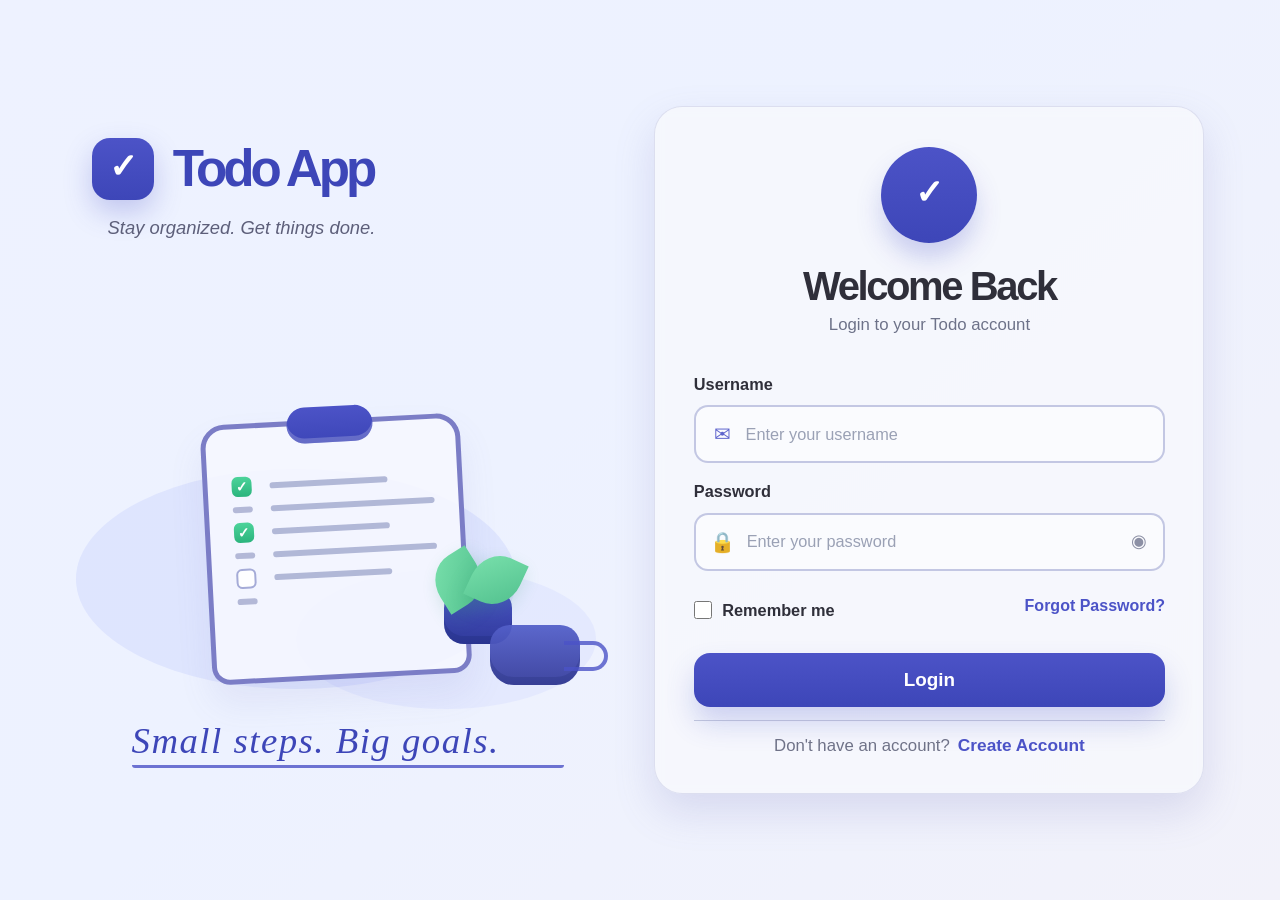
<file: src/main/resources/static/index.html>
<!DOCTYPE html>
<html lang="en">

<head>
    <meta charset="UTF-8">
    <meta name="viewport" content="width=device-width, initial-scale=1.0">

    <title>Todo Application</title>

    <link rel="stylesheet" href="index.css">
</head>

<body>

    <div class="container">

        <div class="topbar">
            <h1>Todo Application</h1>
            <button class="logout-btn" onclick="logoutUser()">Logout</button>
        </div>

        <section class="dashboard-welcome">
            <div class="dashboard-welcome-copy">
                <p id="welcomeText"></p>
                <p class="dashboard-tagline">A little progress, every day.</p>
            </div>
            <div class="dashboard-art" aria-hidden="true">
                <div class="art-board">
                    <div class="art-clip"></div>
                    <div class="art-row"><span class="art-check">✓</span><span class="art-line"></span></div>
                    <div class="art-row"><span class="art-check">✓</span><span class="art-line"></span></div>
                    <div class="art-row"><span class="art-check art-pending"></span><span class="art-line art-line-short"></span></div>
                </div>
                <div class="art-plant">
                    <span class="art-leaf art-leaf-left"></span>
                    <span class="art-leaf art-leaf-right"></span>
                    <span class="art-pot"></span>
                </div>
                <div class="art-mug"></div>
            </div>
        </section>

        <section class="dashboard-summary" aria-label="User statistics">
            <div class="summary-stat">
                <span class="summary-label">Registered users</span>
                <strong id="registeredUserCount" aria-live="polite">--</strong>
            </div>
        </section>

        <!-- Create Todo -->
        <div class="todo-form">

            <input type="text" id="taskInput" placeholder="Enter your task...">
            <input type="date" id="dueDateInput">
            <select id="priorityInput">
                <option value="LOW">Low</option>
                <option value="MEDIUM" selected>Medium</option>
                <option value="HIGH">High</option>
            </select>
            <label class="checkbox-label">
                <input type="checkbox" id="completedInput">
                Completed
            </label>

            <button onclick="createTodo()">
                Add Task
            </button>

        </div>

        <div class="filter-actions">
            <button id="taskFilterBtn" class="filter-btn" onclick="toggleTaskFilter()">
                Show Uncompleted
            </button>
            <input type="search" id="taskSearchInput" placeholder="Search tasks..." aria-label="Search tasks">
            <input type="date" id="taskDateFilter" aria-label="Filter by due date">
            <select id="taskPriorityFilter" aria-label="Filter by priority">
                <option value="">All priorities</option>
                <option value="LOW">Low</option>
                <option value="MEDIUM">Medium</option>
                <option value="HIGH">High</option>
            </select>
            <button id="clearTaskFiltersBtn" class="clear-filter-btn" type="button">Clear filters</button>
        </div>

        <!-- Todo List -->
        <div class="todo-section">

            <h2>My Tasks</h2>

            <div id="todoList"></div>

        </div>

    </div>

    <script src="index.js"></script>

</body>

</html>
</file>
<file: src/main/resources/static/index.css>
* {
    margin: 0;
    padding: 0;
    box-sizing: border-box;
}

:root {
    --bg-soft: #eef1ff;
    --panel: #f5f6f9;
    --card: #f8f9fd;
    --purple: #4c53c7;
    --purple-dark: #3d46b8;
    --purple-light: #c9cfff;
    --text: #2f2f3a;
    --muted: #6b7280;
    --line: #dfe3f0;
    --success: #36c18c;
    --shadow: 0 18px 40px rgba(103, 108, 181, 0.18);
}

body {
    font-family: "Segoe UI", Tahoma, Geneva, Verdana, sans-serif;
    background: linear-gradient(135deg, #eef2ff 0%, #edf2ff 45%, #f2f2fa 100%);
    min-height: 100vh;
    color: var(--text);
}

button, input {
    font: inherit;
}

.page-shell {
    display: flex;
    align-items: center;
    justify-content: center;
    min-height: 100vh;
    gap: 4.5rem;
    padding: 3rem 4rem;
    position: relative;
    overflow: hidden;
}

.hero-panel,
.auth-panel {
    position: relative;
    z-index: 1;
}

.hero-panel {
    width: 44%;
    min-width: 420px;
    padding-left: 1rem;
}

.brand-row {
    display: flex;
    align-items: center;
    gap: 1.2rem;
    margin-bottom: 1.1rem;
}

.brand-icon {
    width: 62px;
    height: 62px;
    border-radius: 18px;
    background: linear-gradient(180deg, var(--purple) 0%, var(--purple-dark) 100%);
    display: flex;
    align-items: center;
    justify-content: center;
    box-shadow: 0 12px 28px rgba(76, 83, 199, 0.28);
}

.brand-icon .checkmark,
.icon-ring .checkmark {
    color: white;
    font-size: 2.1rem;
    font-weight: 700;
    transform: translateY(-2px);
}

.hero-panel h1 {
    font-size: clamp(2.5rem, 4vw, 5rem);
    font-weight: 800;
    letter-spacing: -0.08em;
    color: var(--purple-dark);
}

.tagline {
    font-size: 1.15rem;
    color: #5d5f7a;
    font-weight: 400;
    font-style: italic;
    margin-left: 1rem;
    margin-bottom: 2.5rem;
}

.illustration-wrap {
    position: relative;
    width: 520px;
    height: 420px;
    margin-left: -1rem;
}

.blob {
    position: absolute;
    border-radius: 50%;
    background: rgba(116, 128, 247, 0.12);
}

.blob-one {
    width: 440px;
    height: 220px;
    left: 0;
    bottom: 10px;
}

.blob-two {
    width: 300px;
    height: 140px;
    right: 0;
    bottom: -10px;
    background: rgba(116, 128, 247, 0.08);
}

.board {
    position: absolute;
    left: 130px;
    bottom: 20px;
    width: 260px;
    height: 260px;
    background: rgba(246, 248, 255, 0.88);
    border: 5px solid rgba(110, 113, 192, 0.9);
    border-radius: 24px 24px 18px 18px;
    box-shadow: 0 20px 35px rgba(104, 108, 182, 0.10);
    transform: rotate(-3deg);
}

.clip {
    position: absolute;
    width: 86px;
    height: 36px;
    background: linear-gradient(180deg, var(--purple) 0%, var(--purple-dark) 100%);
    border-radius: 18px;
    left: 50%;
    transform: translateX(-50%);
    top: -18px;
    box-shadow: inset 0 -5px 0 rgba(255,255,255,0.2);
}

.checklist {
    position: absolute;
    left: 24px;
    right: 24px;
    top: 48px;
    display: grid;
    grid-template-columns: 20px 1fr;
    gap: 10px 18px;
    align-items: center;
}

.check {
    width: 20px;
    height: 20px;
    border-radius: 6px;
    display: inline-block;
    position: relative;
}

.check.done {
    background: linear-gradient(180deg, #4cd39a 0%, #2bb47d 100%);
}

.check.done::after {
    content: "✓";
    position: absolute;
    inset: 0;
    color: white;
    font-size: 14px;
    display: flex;
    align-items: center;
    justify-content: center;
    font-weight: 700;
}

.check.pending {
    border: 2px solid rgba(127, 136, 198, 0.7);
    background: rgba(255,255,255,0.9);
}

.line {
    display: block;
    height: 6px;
    border-radius: 6px;
    background: rgba(162, 169, 205, 0.8);
    width: 100%;
}

.line.short {
    width: 72%;
}

.plant {
    position: absolute;
    right: 70px;
    bottom: 55px;
    width: 100px;
    height: 110px;
}

.pot {
    position: absolute;
    bottom: 0;
    left: 18px;
    width: 68px;
    height: 54px;
    background: linear-gradient(180deg, #4c53c7 0%, #2f3a9a 100%);
    border-radius: 18px 18px 20px 20px;
    box-shadow: inset 0 -8px 0 rgba(10, 20, 80, 0.15);
}

.leaf {
    position: absolute;
    width: 48px;
    height: 52px;
    border-radius: 60% 0 60% 0;
    background: linear-gradient(135deg, #7be2ad, #50bf8d);
    bottom: 38px;
    box-shadow: 0 8px 18px rgba(42, 147, 99, 0.20);
}

.leaf-one {
    transform: rotate(-32deg);
    left: 8px;
}

.leaf-two {
    transform: rotate(25deg);
    right: 6px;
}

.mug {
    position: absolute;
    right: 16px;
    bottom: 14px;
    width: 90px;
    height: 60px;
    background: linear-gradient(180deg, rgba(83, 95, 201, 0.94), rgba(57, 64, 157, 0.96));
    border-radius: 20px 20px 24px 24px;
    box-shadow: inset 0 -8px 0 rgba(10, 20, 80, 0.15);
}

.mug::before {
    content: "";
    position: absolute;
    width: 40px;
    height: 22px;
    border: 4px solid rgba(76, 83, 199, 0.8);
    border-left: none;
    border-radius: 0 18px 18px 0;
    right: -28px;
    top: 16px;
}

.script-text {
    margin-top: 1.25rem;
    margin-left: 2.5rem;
    font-size: 2.3rem;
    font-family: "Segoe Print", "Bradley Hand", cursive;
    color: var(--purple-dark);
    font-style: italic;
    letter-spacing: 0.04em;
    position: relative;
}

.script-text::after {
    content: "";
    position: absolute;
    left: 0;
    right: 18px;
    bottom: -6px;
    height: 3px;
    border-bottom: 3px solid var(--purple);
    border-radius: 30px;
    opacity: 0.8;
}

.auth-panel {
    width: 550px;
}

.auth-card {
    width: 100%;
    background: rgba(248, 249, 253, 0.78);
    border: 1px solid rgba(146, 152, 202, 0.26);
    border-radius: 28px;
    box-shadow: var(--shadow);
    padding: 2.5rem 2.4rem 2.3rem;
    backdrop-filter: blur(6px);
}

.icon-ring {
    width: 96px;
    height: 96px;
    margin: 0 auto 1.3rem;
    border-radius: 50%;
    background: linear-gradient(180deg, var(--purple) 0%, var(--purple-dark) 100%);
    display: flex;
    align-items: center;
    justify-content: center;
    box-shadow: 0 16px 24px rgba(76, 83, 199, 0.25);
}

.auth-card h2 {
    text-align: center;
    font-size: clamp(2.5rem, 2.4vw, 3.5rem);
    color: var(--text);
    letter-spacing: -0.06em;
    margin-bottom: 0.4rem;
    font-weight: 800;
}

.subheading {
    text-align: center;
    color: #6d7289;
    font-size: 1.05rem;
    margin-bottom: 2rem;
}

.auth-form {
    display: flex;
    flex-direction: column;
    gap: 0.7rem;
}

.auth-form[hidden] {
    display: none;
}

.auth-form label {
    font-size: 1.02rem;
    font-weight: 600;
    color: var(--text);
    margin-top: 0.5rem;
}

.input-wrap {
    position: relative;
    display: flex;
    align-items: center;
    background: rgba(255,255,255,0.4);
    border: 2px solid rgba(172, 177, 216, 0.7);
    border-radius: 14px;
    padding: 0 1rem;
    height: 58px;
    transition: border-color 0.2s ease, box-shadow 0.2s ease;
}

.input-wrap:focus-within {
    border-color: rgba(76, 83, 199, 0.8);
    box-shadow: 0 0 0 3px rgba(76, 83, 199, 0.08);
}

.input-icon {
    font-size: 1.25rem;
    color: var(--purple);
    opacity: 0.9;
    width: 22px;
    display: inline-flex;
    align-items: center;
    justify-content: center;
}

.input-wrap input {
    width: 100%;
    border: none;
    background: transparent;
    outline: none;
    padding: 0 0.8rem;
    font-size: 1.02rem;
    color: var(--text);
}

.input-wrap input::placeholder {
    color: #9aa1b5;
}

.toggle-eye {
    color: #8c90a5;
    font-size: 1.1rem;
    margin-left: 0.5rem;
}

.remember-row {
    display: flex;
    align-items: center;
    justify-content: space-between;
    gap: 1rem;
    margin: 0.7rem 0 1.35rem;
}

.checkbox-row {
    display: inline-flex;
    align-items: center;
    gap: 0.65rem;
    font-size: 0.96rem;
    color: var(--muted);
    font-weight: 500;
}

.checkbox-row input {
    width: 18px;
    height: 18px;
    accent-color: var(--purple);
}

.remember-row a,
.signup-row a {
    color: var(--purple);
    text-decoration: none;
    font-weight: 600;
}

.login-btn {
    width: 100%;
    border: none;
    border-radius: 16px;
    background: linear-gradient(180deg, var(--purple) 0%, var(--purple-dark) 100%);
    color: white;
    font-size: 1.18rem;
    font-weight: 700;
    padding: 1rem 1.2rem;
    cursor: pointer;
    box-shadow: 0 16px 28px rgba(76, 83, 199, 0.24);
    transition: transform 0.2s ease, box-shadow 0.2s ease;
}

.login-btn:hover {
    transform: translateY(-1px);
    box-shadow: 0 18px 30px rgba(76, 83, 199, 0.32);
}

.signup-row {
    display: flex;
    justify-content: center;
    gap: 0.5rem;
    align-items: center;
    margin-top: 1.8rem;
    color: #6f7288;
    font-size: 1.05rem;
    position: relative;
}

.signup-row::before {
    content: "";
    position: absolute;
    left: 0;
    right: 0;
    top: -0.95rem;
    border-top: 1px solid rgba(123, 130, 175, 0.4);
}

.signup-row a {
    font-size: 1.08rem;
}

.signup-row button {
    border: 0;
    background: transparent;
    color: var(--purple);
    font-size: 1.08rem;
    font-weight: 600;
    cursor: pointer;
}

.signup-row button:hover {
    text-decoration: underline;
}

@media (max-width: 1100px) {
    .page-shell {
        flex-direction: column;
        padding: 2.5rem 1.5rem 3rem;
    }

    .hero-panel {
        width: 100%;
        min-width: unset;
    }

    .illustration-wrap {
        margin: 0 auto;
    }

    .auth-panel {
        width: min(100%, 560px);
    }
}

@media (max-width: 640px) {
    .brand-row {
        justify-content: center;
    }

    .hero-panel h1 {
        font-size: 3rem;
    }

    .tagline {
        text-align: center;
        margin-left: 0;
    }

    .illustration-wrap {
        transform: scale(0.85);
        transform-origin: center top;
        margin-top: 0.5rem;
    }

    .script-text {
        text-align: center;
        margin-left: 0;
    }

    .auth-card {
        padding: 2rem 1.2rem 1.7rem;
    }

    .remember-row {
        flex-direction: column;
        align-items: flex-start;
    }
}

.container {
    width: min(900px, 90%);
    margin: 60px auto;
    background: rgba(255, 255, 255, 0.9);
    border: 1px solid rgba(146, 152, 202, 0.18);
    padding: 30px;
    border-radius: 18px;
    box-shadow: 0 16px 38px rgba(44, 50, 109, 0.08);
}

.topbar {
    display: flex;
    justify-content: space-between;
    align-items: center;
    gap: 12px;
    margin-bottom: 18px;
}

.topbar h1 {
    font-size: 2.2rem;
    color: var(--purple-dark);
    letter-spacing: -0.05em;
}

.logout-btn {
    background: linear-gradient(180deg, #f06767 0%, #d94d4d 100%);
    color: white;
    border: none;
    padding: 10px 16px;
    border-radius: 10px;
    cursor: pointer;
    font-weight: 700;
}

#welcomeText {
    margin-bottom: 8px;
    font-weight: 600;
    color: var(--purple-dark);
    font-size: 1.6rem;
}

.dashboard-welcome {
    display: flex;
    justify-content: space-between;
    align-items: center;
    gap: 24px;
    min-height: 205px;
    margin-bottom: 8px;
}

.dashboard-tagline {
    color: #69718b;
    font-size: 1rem;
}

.dashboard-art {
    position: relative;
    flex: 0 0 280px;
    height: 190px;
}

.art-board {
    position: absolute;
    left: 48px;
    top: 15px;
    width: 150px;
    height: 158px;
    padding: 40px 17px 15px;
    border: 4px solid rgba(110, 113, 192, 0.9);
    border-radius: 19px 19px 14px 14px;
    background: #f6f8ff;
    box-shadow: 0 14px 24px rgba(104, 108, 182, 0.12);
    transform: rotate(-4deg);
}

.art-clip {
    position: absolute;
    top: -12px;
    left: 50%;
    width: 54px;
    height: 23px;
    border-radius: 14px;
    background: linear-gradient(180deg, var(--purple), var(--purple-dark));
    transform: translateX(-50%);
}

.art-row {
    display: flex;
    align-items: center;
    gap: 10px;
    margin-bottom: 13px;
}

.art-check {
    display: grid;
    place-items: center;
    width: 16px;
    height: 16px;
    flex: 0 0 16px;
    border-radius: 5px;
    background: #36c18c;
    color: white;
    font-size: 12px;
    font-weight: 700;
}

.art-pending {
    border: 2px solid #8d96c5;
    background: transparent;
}

.art-line {
    width: 100%;
    height: 5px;
    border-radius: 4px;
    background: #a2a9cd;
}

.art-line-short {
    width: 70%;
}

.art-plant {
    position: absolute;
    right: 25px;
    bottom: 8px;
    width: 57px;
    height: 73px;
}

.art-pot {
    position: absolute;
    bottom: 0;
    left: 10px;
    width: 40px;
    height: 33px;
    border-radius: 10px 10px 13px 13px;
    background: linear-gradient(180deg, #4c53c7, #2f3a9a);
}

.art-leaf {
    position: absolute;
    bottom: 26px;
    width: 27px;
    height: 34px;
    border-radius: 70% 0 70% 0;
    background: linear-gradient(135deg, #7be2ad, #50bf8d);
}

.art-leaf-left {
    left: 2px;
    transform: rotate(-30deg);
}

.art-leaf-right {
    right: 2px;
    transform: rotate(25deg);
}

.art-mug {
    position: absolute;
    right: 5px;
    bottom: 8px;
    width: 48px;
    height: 37px;
    border-radius: 11px 11px 14px 14px;
    background: linear-gradient(180deg, #535fc9, #39409d);
}

.art-mug::after {
    position: absolute;
    top: 9px;
    right: -12px;
    width: 15px;
    height: 13px;
    border: 3px solid #535fc9;
    border-left: 0;
    border-radius: 0 10px 10px 0;
    content: "";
}

.dashboard-summary {
    display: flex;
    margin: 0 0 24px;
}

.summary-stat {
    display: flex;
    flex-direction: column;
    gap: 8px;
    min-width: 190px;
    padding: 16px 20px;
    background: #f7f8ff;
    border: 1px solid rgba(146, 152, 202, 0.25);
    border-radius: 12px;
}

.summary-label {
    color: #626b83;
    font-size: 0.9rem;
    font-weight: 600;
}

.summary-stat strong {
    color: var(--purple-dark);
    font-size: 1.8rem;
    line-height: 1;
}

.todo-form {
    display: flex;
    flex-wrap: wrap;
    gap: 12px;
    align-items: center;
    margin-bottom: 18px;
}

.todo-form input,
.todo-form select {
    flex: 1;
    min-width: 120px;
    padding: 12px 14px;
    border: 1px solid var(--line);
    border-radius: 10px;
    background: white;
    font-size: 1rem;
    outline: none;
}

.todo-form input:focus,
.todo-form select:focus {
    border-color: var(--purple);
    box-shadow: 0 0 0 3px rgba(76, 83, 199, 0.08);
}

.checkbox-label {
    display: flex;
    align-items: center;
    gap: 8px;
    font-size: 0.95rem;
    color: var(--text);
}

.todo-form button {
    padding: 12px 18px;
    border: none;
    border-radius: 10px;
    background: linear-gradient(180deg, var(--purple) 0%, var(--purple-dark) 100%);
    color: white;
    cursor: pointer;
    font-weight: 700;
}

.filter-actions {
    margin: 18px 0 10px;
    display: flex;
    flex-wrap: wrap;
    align-items: center;
    gap: 10px;
}

.filter-actions input,
.filter-actions select {
    min-width: 150px;
    padding: 10px 12px;
    border: 1px solid var(--line);
    border-radius: 9px;
    background: white;
    color: var(--text);
}

.filter-actions input[type="search"] {
    flex: 1;
}

.filter-btn {
    padding: 10px 16px;
    border: none;
    border-radius: 10px;
    background: #2fbf78;
    color: white;
    cursor: pointer;
    font-weight: 700;
}

.clear-filter-btn {
    padding: 10px 12px;
    border: 1px solid var(--line);
    border-radius: 9px;
    background: white;
    color: var(--text);
    cursor: pointer;
}

.todo-section {
    margin-top: 28px;
}

.todo-section h2 {
    margin-bottom: 15px;
    color: var(--purple-dark);
}

.todo-item {
    display: flex;
    justify-content: space-between;
    align-items: center;
    gap: 14px;
    padding: 16px 18px;
    margin-bottom: 12px;
    background: #f7f8ff;
    border: 1px solid rgba(146, 152, 202, 0.2);
    border-radius: 12px;
    box-shadow: 0 8px 18px rgba(74, 82, 176, 0.05);
}

.todo-item.completed {
    background: #ecfdf5;
}

.todo-item.overdue {
    border-color: rgba(220, 93, 93, 0.45);
    background: #fff4f4;
}

.task-content {
    display: flex;
    flex-direction: column;
    gap: 8px;
    flex: 1;
}

.task-text {
    font-size: 1.08rem;
    font-weight: 700;
    color: var(--text);
}

.line-through {
    text-decoration: line-through;
    opacity: 0.7;
}

.task-meta {
    display: flex;
    flex-wrap: wrap;
    gap: 10px 16px;
    font-size: 0.88rem;
    color: #465066;
}

.todo-actions {
    display: flex;
    gap: 8px;
    align-items: center;
    flex-wrap: wrap;
}

.status-toggle {
    display: flex;
    align-items: center;
    gap: 6px;
    font-size: 0.86rem;
    color: var(--text);
}

.edit-btn {
    background: #f0ad4e;
    color: white;
    border: none;
    padding: 8px 12px;
    border-radius: 8px;
    cursor: pointer;
    font-weight: 700;
}

.delete-btn {
    background: #d9534f;
    color: white;
    border: none;
    padding: 8px 12px;
    border-radius: 8px;
    cursor: pointer;
    font-weight: 700;
}

.empty-message {
    text-align: center;
    color: #6a7283;
    padding: 20px;
    background: rgba(247, 248, 255, 0.8);
    border-radius: 12px;
}

.auth-container {
    max-width: 500px;
}

@media (max-width: 640px) {
    .dashboard-welcome {
        flex-direction: column;
        align-items: flex-start;
        min-height: 0;
        margin: 14px 0 20px;
    }

    .dashboard-art {
        align-self: center;
        flex: 0 0 190px;
        width: min(280px, 100%);
        height: 190px;
    }
}
</file>
